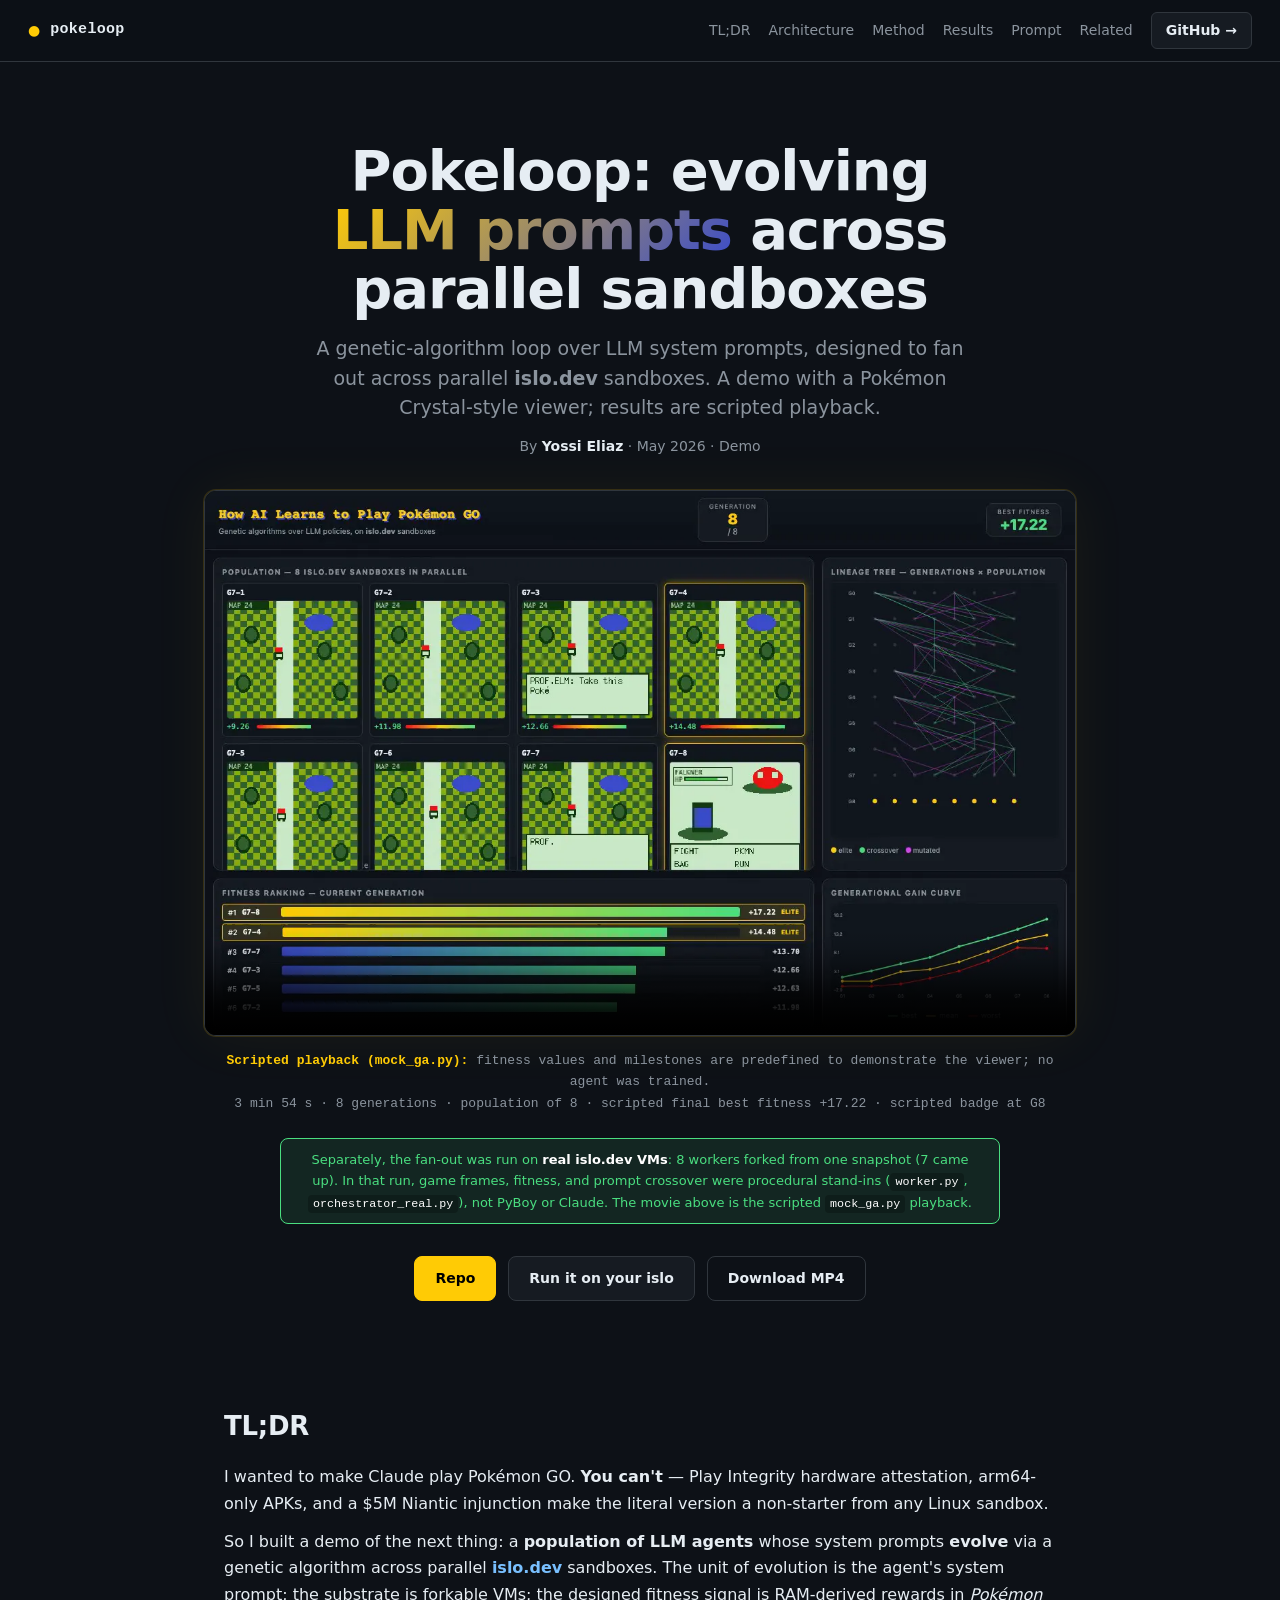
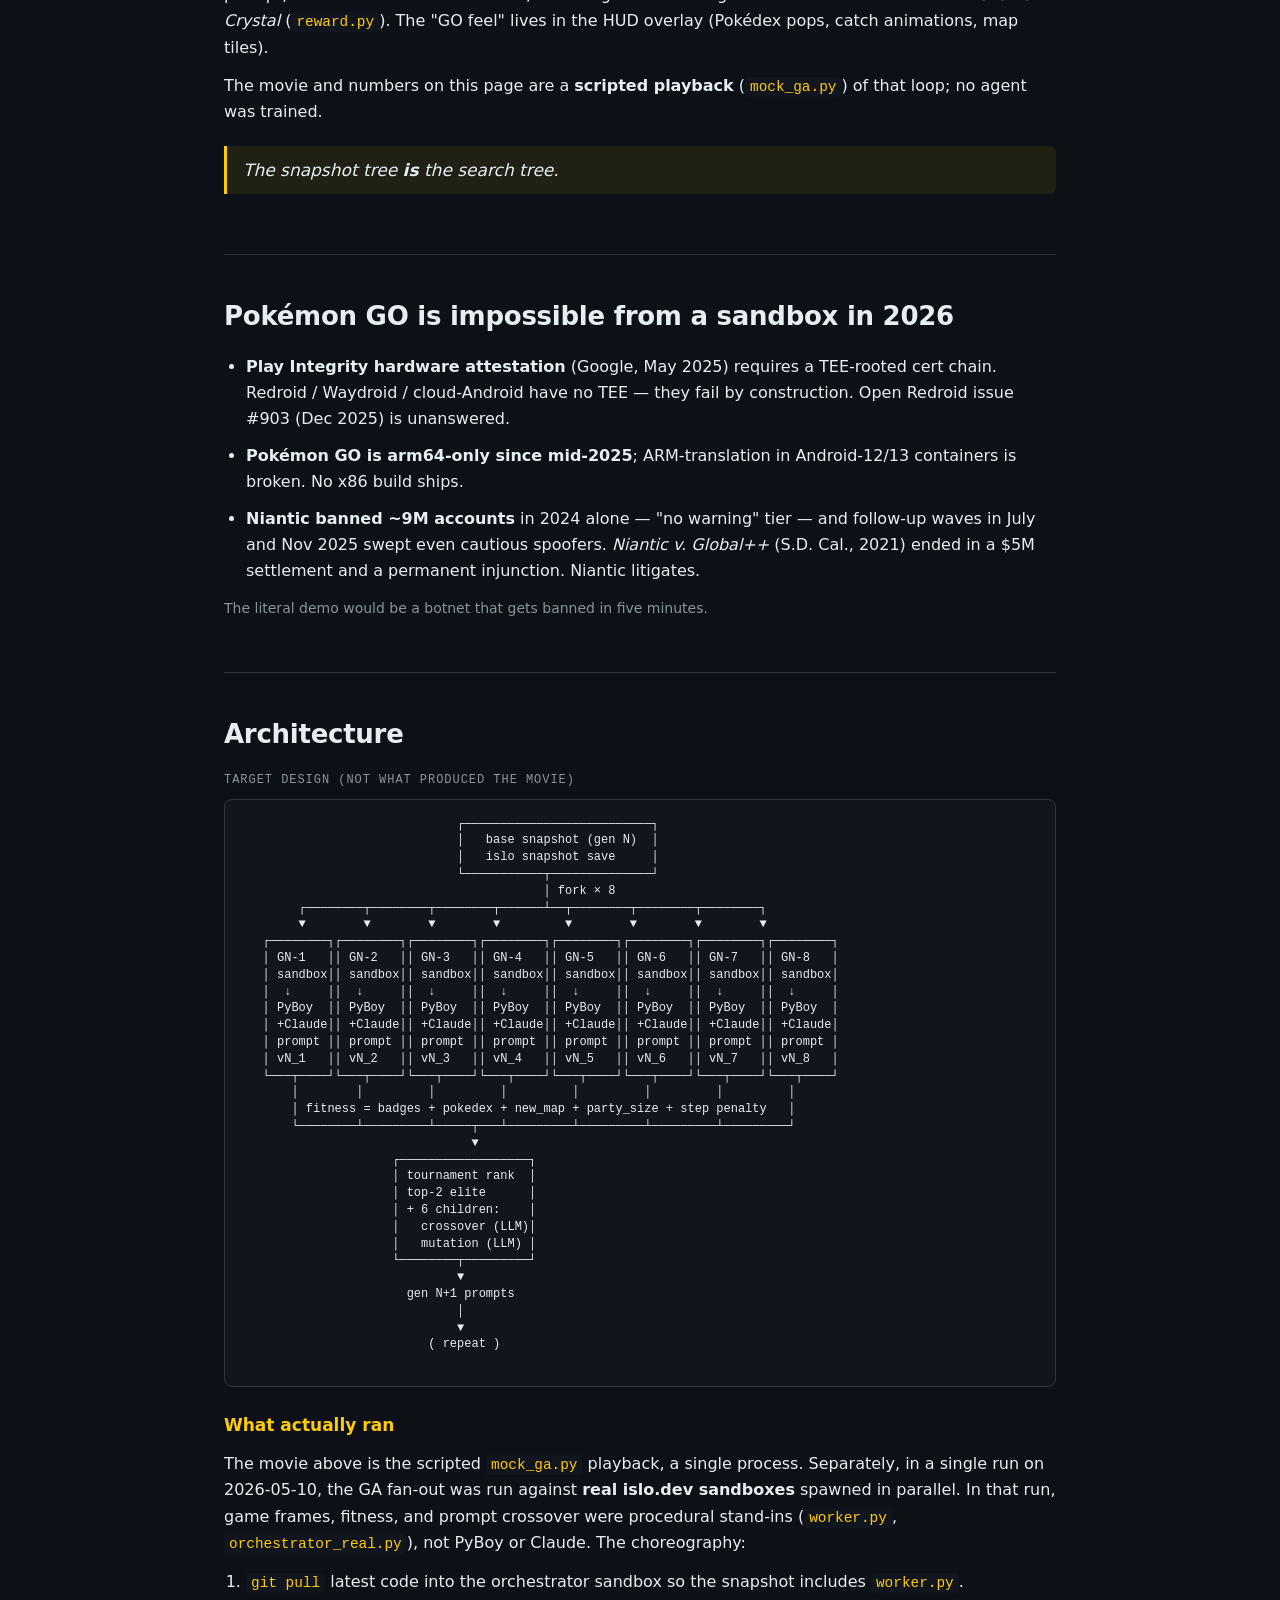
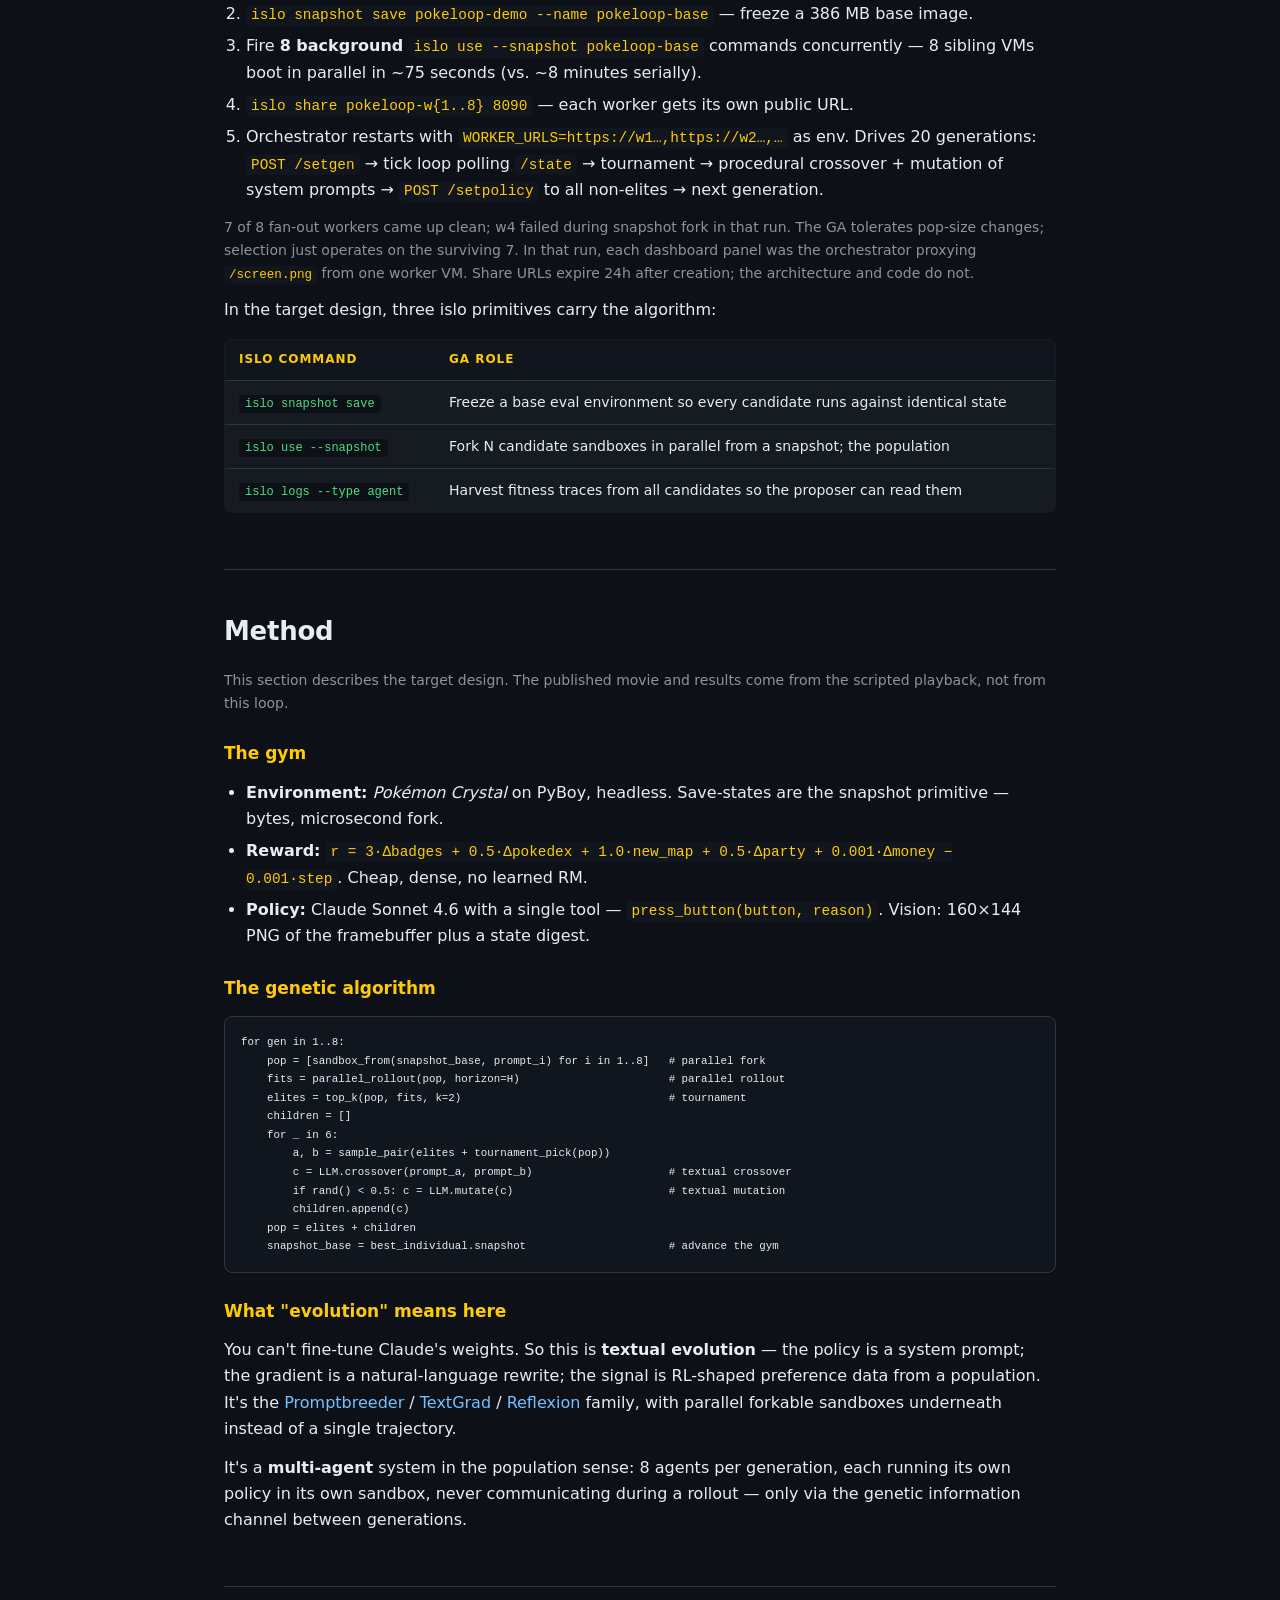
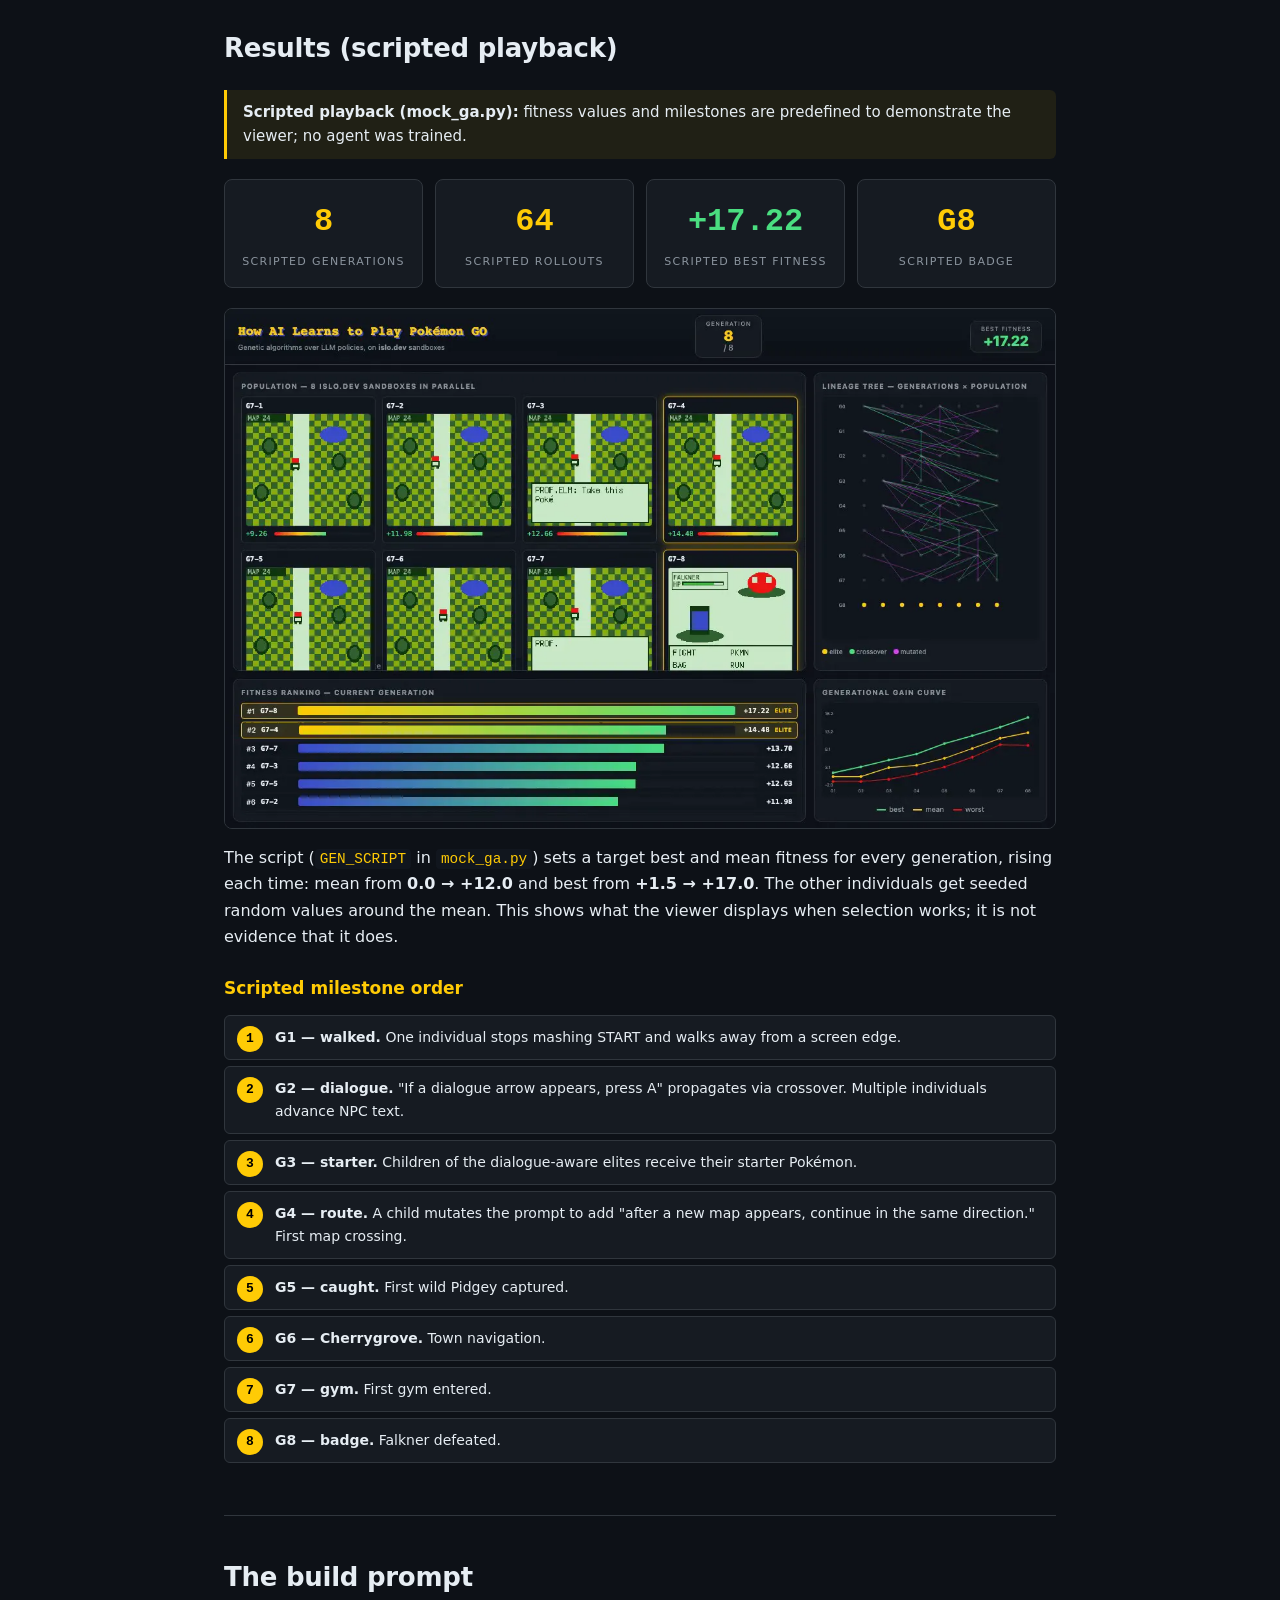
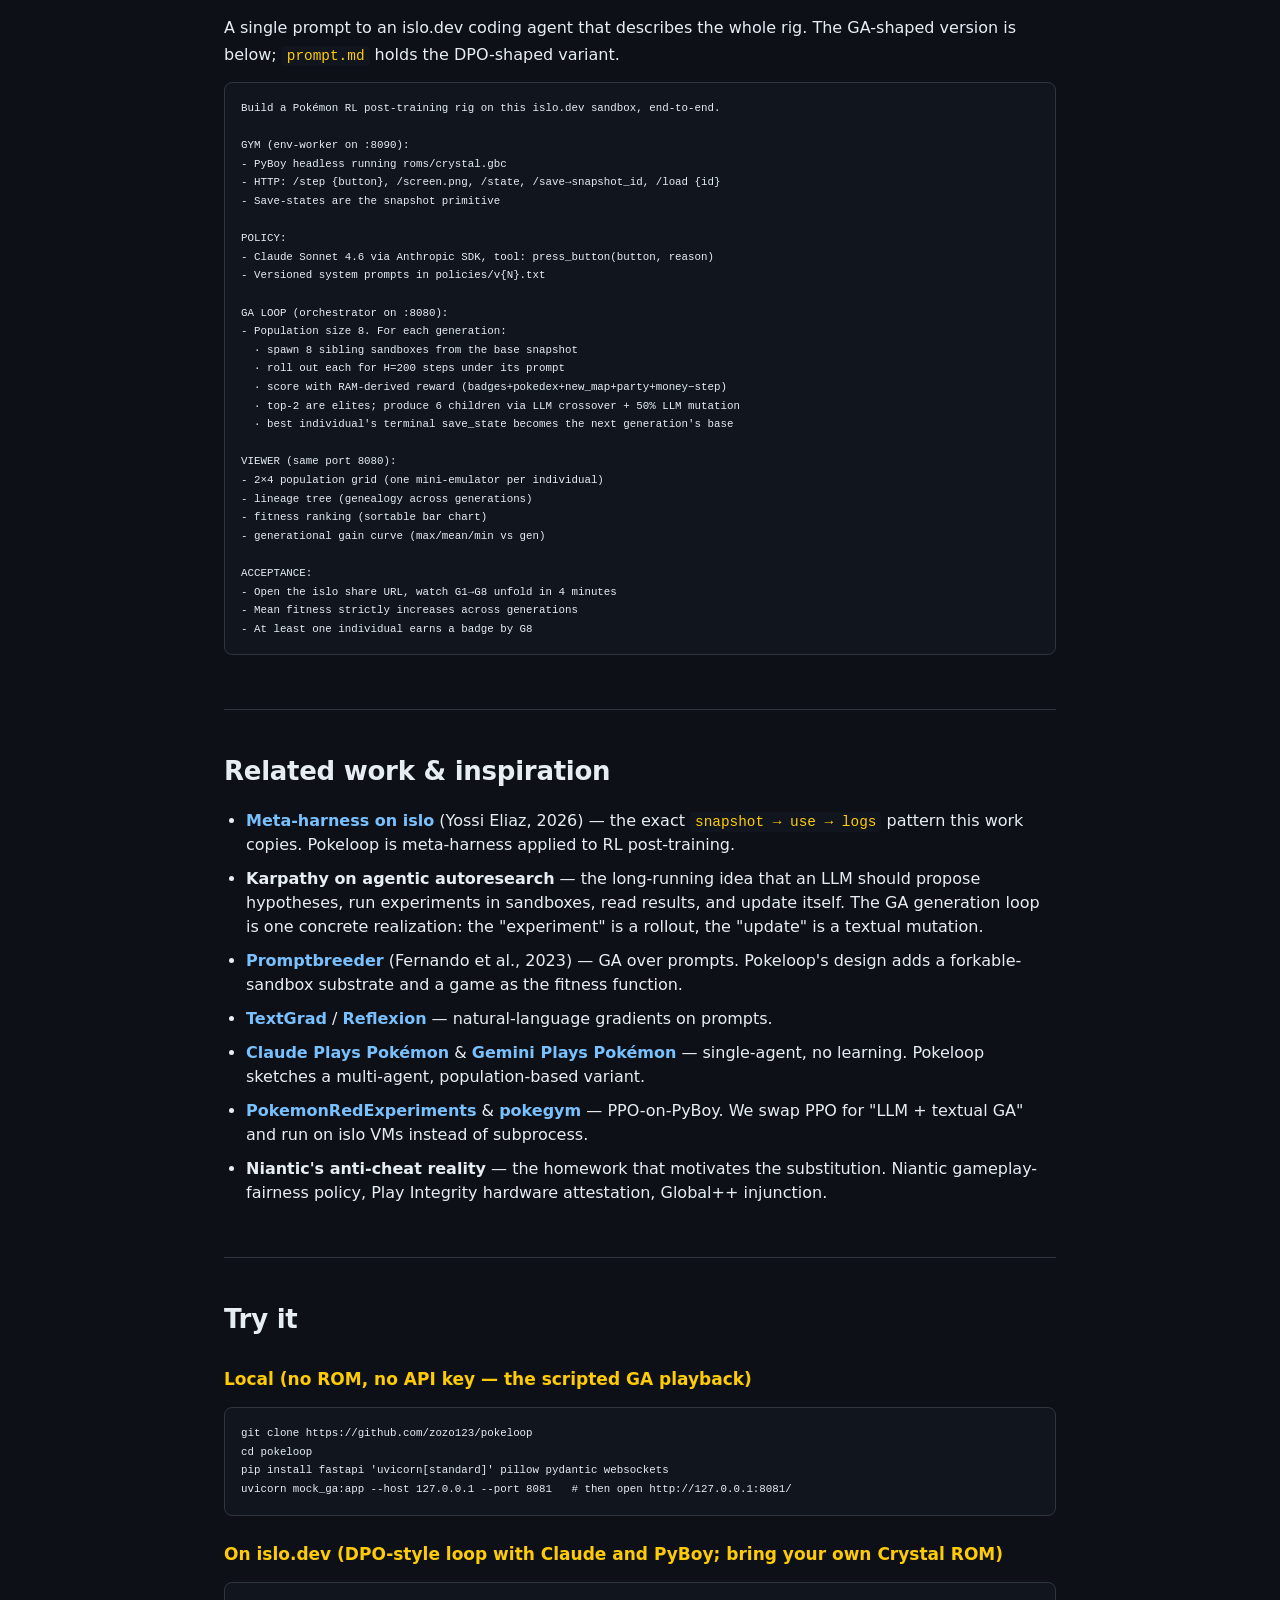
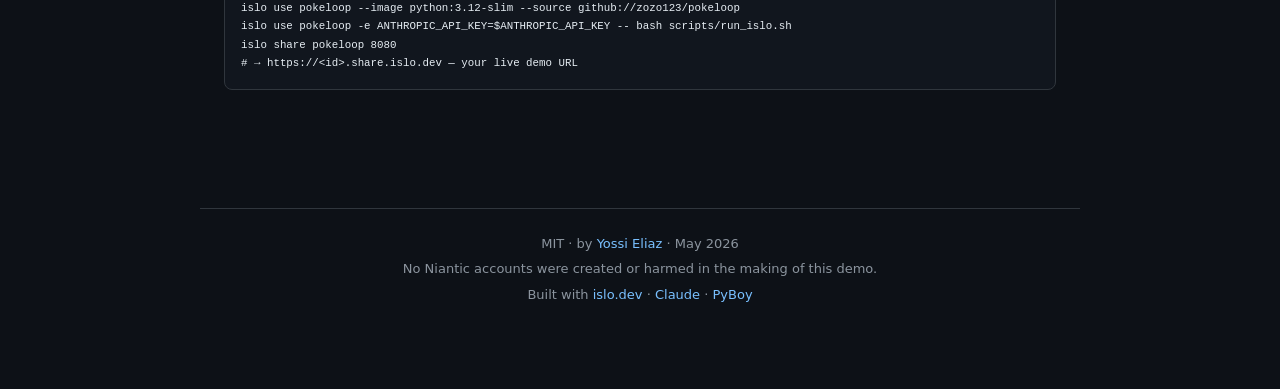
<file: docs/index.html>
<!DOCTYPE html>
<html lang="en">
<head>
  <meta charset="utf-8">
  <meta name="viewport" content="width=device-width, initial-scale=1">
  <title>Pokeloop: prompt-evolution sandbox demo · Yossi Eliaz</title>
  <meta name="description" content="Demo by Yossi Eliaz: a genetic-algorithm loop over LLM system prompts on parallel islo.dev sandboxes. The results shown are a scripted playback.">
  <meta name="author" content="Yossi Eliaz">
  <link rel="canonical" href="https://zozo123.github.io/pokeloop/">
  <meta property="og:type" content="website">
  <meta property="og:site_name" content="Yossi Eliaz">
  <meta property="og:title" content="Pokeloop: prompt-evolution sandbox demo">
  <meta property="og:description" content="Demo by Yossi Eliaz: a genetic-algorithm loop over LLM system prompts on parallel islo.dev sandboxes. The results shown are a scripted playback.">
  <meta property="og:url" content="https://zozo123.github.io/pokeloop/">
  <meta property="og:image" content="https://zozo123.github.io/pokeloop/assets/og.png">
  <meta property="og:image:width" content="1200">
  <meta property="og:image:height" content="630">
  <meta property="og:image:alt" content="Pokeloop: prompt-evolution sandbox demo, by Yossi Eliaz. Scripted demo.">
  <meta name="twitter:card" content="summary_large_image">
  <meta name="twitter:title" content="Pokeloop: prompt-evolution sandbox demo">
  <meta name="twitter:description" content="A genetic-algorithm loop over LLM system prompts on parallel islo.dev sandboxes. The results shown are a scripted playback.">
  <meta name="twitter:image" content="https://zozo123.github.io/pokeloop/assets/og.png">
  <link rel="stylesheet" href="style.css">
  <script type="application/ld+json">
  {
    "@context": "https://schema.org",
    "@type": "SoftwareSourceCode",
    "name": "Pokeloop",
    "headline": "Pokeloop: prompt-evolution sandbox demo",
    "description": "Demo of a genetic-algorithm loop over LLM system prompts across parallel islo.dev sandboxes, with a Pokémon Crystal-style viewer. Published results are a scripted playback.",
    "url": "https://zozo123.github.io/pokeloop/",
    "codeRepository": "https://github.com/zozo123/pokeloop",
    "programmingLanguage": "Python",
    "license": "https://opensource.org/licenses/MIT",
    "datePublished": "2026-05-10",
    "image": "https://zozo123.github.io/pokeloop/assets/og.png",
    "author": {
      "@id": "https://yossieliaz.netlify.app/#person",
      "@type": "Person",
      "name": "Yossi Eliaz",
      "url": "https://yossieliaz.netlify.app/",
      "sameAs": ["https://github.com/zozo123", "https://www.linkedin.com/in/yossi-eliaz/"]
    }
  }
  </script>
</head>
<body>

<nav>
  <div class="brand">
    <span class="logo">●</span>
    <span class="name">pokeloop</span>
  </div>
  <div class="links">
    <a href="#tldr">TL;DR</a>
    <a href="#architecture">Architecture</a>
    <a href="#method">Method</a>
    <a href="#results">Results</a>
    <a href="#prompt">Prompt</a>
    <a href="#related">Related</a>
    <a href="https://github.com/zozo123/pokeloop" class="ghbtn">GitHub →</a>
  </div>
</nav>

<header class="hero">
  <h1>Pokeloop: evolving <span class="go">LLM prompts</span> across parallel sandboxes</h1>
  <p class="sub">A genetic-algorithm loop over LLM system prompts, designed to fan out across parallel <b>islo.dev</b> sandboxes. A demo with a Pokémon Crystal-style viewer; results are scripted playback.</p>
  <p class="byline">By <a href="https://zozo123.github.io/">Yossi Eliaz</a> · May 2026 · Demo</p>

  <div class="video-wrap">
    <video controls muted loop autoplay playsinline poster="assets/screenshot.webp">
      <source src="assets/movie.mp4" type="video/mp4">
      <a href="assets/movie.mp4">Scripted playback of the GA viewer (MP4)</a>
    </video>
  </div>

  <div class="caption">
    <b>Scripted playback (mock_ga.py):</b> fitness values and milestones are predefined to demonstrate the viewer; no agent was trained.<br>
    3 min 54 s · 8 generations · population of 8 · scripted final best fitness +17.22 · scripted badge at G8
  </div>

  <div class="live-banner">
    <span>Separately, the fan-out was run on <b>real islo.dev VMs</b>: 8 workers forked from one snapshot (7 came up). In that run, game frames, fitness, and prompt crossover were procedural stand-ins (<code>worker.py</code>, <code>orchestrator_real.py</code>), not PyBoy or Claude. The movie above is the scripted <code>mock_ga.py</code> playback.</span>
  </div>

  <div class="cta-row">
    <a href="https://github.com/zozo123/pokeloop" class="btn primary">Repo</a>
    <a href="#try-it" class="btn">Run it on your islo</a>
    <a href="assets/movie.mp4" class="btn ghost">Download MP4</a>
  </div>
</header>

<main>

<section id="tldr">
  <h2>TL;DR</h2>
  <p>I wanted to make Claude play Pokémon&nbsp;GO. <b>You can't</b> — Play&nbsp;Integrity hardware attestation, arm64-only APKs, and a $5M Niantic injunction make the literal version a non-starter from any Linux sandbox.</p>
  <p>So I built a demo of the next thing: a <b>population of LLM agents</b> whose system prompts <b>evolve</b> via a genetic algorithm across parallel <a href="https://islo.dev"><b>islo.dev</b></a> sandboxes. The unit of evolution is the agent's system prompt; the substrate is forkable VMs; the designed fitness signal is RAM-derived rewards in <i>Pokémon Crystal</i> (<code>reward.py</code>). The "GO feel" lives in the HUD overlay (Pokédex pops, catch animations, map tiles).</p>
  <p>The movie and numbers on this page are a <b>scripted playback</b> (<code>mock_ga.py</code>) of that loop; no agent was trained.</p>
  <p class="callout">The snapshot tree <b>is</b> the search tree.</p>
</section>

<section id="impossible">
  <h2>Pokémon GO is impossible from a sandbox in 2026</h2>
  <ul class="reasons">
    <li><b>Play Integrity hardware attestation</b> (Google, May 2025) requires a TEE-rooted cert chain. Redroid / Waydroid / cloud-Android have no TEE — they fail by construction. Open Redroid issue #903 (Dec 2025) is unanswered.</li>
    <li><b>Pokémon GO is arm64-only since mid-2025</b>; ARM-translation in Android-12/13 containers is broken. No x86 build ships.</li>
    <li><b>Niantic banned ~9M accounts</b> in 2024 alone — "no warning" tier — and follow-up waves in July and Nov 2025 swept even cautious spoofers. <i>Niantic v. Global++</i> (S.D.&nbsp;Cal., 2021) ended in a $5M settlement and a permanent injunction. Niantic litigates.</li>
  </ul>
  <p class="muted">The literal demo would be a botnet that gets banned in five minutes.</p>
</section>

<section id="architecture">
  <h2>Architecture</h2>
  <p class="diagram-caption">Target design (not what produced the movie)</p>
  <pre class="diagram">
                              ┌──────────────────────────┐
                              │   base snapshot (gen N)  │
                              │   islo snapshot save     │
                              └───────────┬──────────────┘
                                          │ fork × 8
        ┌────────┬────────┬────────┬──────┴──┬────────┬────────┬────────┐
        ▼        ▼        ▼        ▼         ▼        ▼        ▼        ▼
   ┌────────┐┌────────┐┌────────┐┌────────┐┌────────┐┌────────┐┌────────┐┌────────┐
   │ GN-1   ││ GN-2   ││ GN-3   ││ GN-4   ││ GN-5   ││ GN-6   ││ GN-7   ││ GN-8   │
   │ sandbox││ sandbox││ sandbox││ sandbox││ sandbox││ sandbox││ sandbox││ sandbox│
   │  ↓     ││  ↓     ││  ↓     ││  ↓     ││  ↓     ││  ↓     ││  ↓     ││  ↓     │
   │ PyBoy  ││ PyBoy  ││ PyBoy  ││ PyBoy  ││ PyBoy  ││ PyBoy  ││ PyBoy  ││ PyBoy  │
   │ +Claude││ +Claude││ +Claude││ +Claude││ +Claude││ +Claude││ +Claude││ +Claude│
   │ prompt ││ prompt ││ prompt ││ prompt ││ prompt ││ prompt ││ prompt ││ prompt │
   │ vN_1   ││ vN_2   ││ vN_3   ││ vN_4   ││ vN_5   ││ vN_6   ││ vN_7   ││ vN_8   │
   └───┬────┘└───┬────┘└───┬────┘└───┬────┘└───┬────┘└───┬────┘└───┬────┘└───┬────┘
       │        │         │         │         │         │         │         │
       │ fitness = badges + pokedex + new_map + party_size + step penalty   │
       └────────┴─────────┴─────┬───┴─────────┴─────────┴─────────┴─────────┘
                                ▼
                     ┌──────────────────┐
                     │ tournament rank  │
                     │ top-2 elite      │
                     │ + 6 children:    │
                     │   crossover (LLM)│
                     │   mutation (LLM) │
                     └────────┬─────────┘
                              ▼
                       gen N+1 prompts
                              │
                              ▼
                          ( repeat )
  </pre>

  <h3>What actually ran</h3>
  <p>The movie above is the scripted <code>mock_ga.py</code> playback, a single process. Separately, in a single run on 2026-05-10, the GA fan-out was run against <b>real islo.dev sandboxes</b> spawned in parallel. In that run, game frames, fitness, and prompt crossover were procedural stand-ins (<code>worker.py</code>, <code>orchestrator_real.py</code>), not PyBoy or Claude. The choreography:</p>
  <ol>
    <li><code>git pull</code> latest code into the orchestrator sandbox so the snapshot includes <code>worker.py</code>.</li>
    <li><code>islo snapshot save pokeloop-demo --name pokeloop-base</code> — freeze a 386 MB base image.</li>
    <li>Fire <b>8 background <code>islo use --snapshot pokeloop-base</code></b> commands concurrently — 8 sibling VMs boot in parallel in ~75 seconds (vs. ~8 minutes serially).</li>
    <li><code>islo share pokeloop-w{1..8} 8090</code> — each worker gets its own public URL.</li>
    <li>Orchestrator restarts with <code>WORKER_URLS=https://w1…,https://w2…,…</code> as env. Drives 20 generations: <code>POST /setgen</code> → tick loop polling <code>/state</code> → tournament → procedural crossover + mutation of system prompts → <code>POST /setpolicy</code> to all non-elites → next generation.</li>
  </ol>
  <p class="muted">7 of 8 fan-out workers came up clean; w4 failed during snapshot fork in that run. The GA tolerates pop-size changes; selection just operates on the surviving 7. In that run, each dashboard panel was the orchestrator proxying <code>/screen.png</code> from one worker VM. Share URLs expire 24h after creation; the architecture and code do not.</p>

  <p>In the target design, three islo primitives carry the algorithm:</p>

  <table class="prim-table">
    <thead><tr><th>islo command</th><th>GA role</th></tr></thead>
    <tbody>
      <tr><td><code>islo snapshot save</code></td><td>Freeze a base eval environment so every candidate runs against identical state</td></tr>
      <tr><td><code>islo use --snapshot</code></td><td>Fork N candidate sandboxes in parallel from a snapshot; the population</td></tr>
      <tr><td><code>islo logs --type agent</code></td><td>Harvest fitness traces from all candidates so the proposer can read them</td></tr>
    </tbody>
  </table>
</section>

<section id="method">
  <h2>Method</h2>
  <p class="muted">This section describes the target design. The published movie and results come from the scripted playback, not from this loop.</p>

  <h3>The gym</h3>
  <ul>
    <li><b>Environment:</b> <i>Pokémon Crystal</i> on PyBoy, headless. Save-states are the snapshot primitive — bytes, microsecond fork.</li>
    <li><b>Reward:</b> <code>r = 3·Δbadges + 0.5·Δpokedex + 1.0·new_map + 0.5·Δparty + 0.001·Δmoney − 0.001·step</code>. Cheap, dense, no learned RM.</li>
    <li><b>Policy:</b> Claude Sonnet 4.6 with a single tool — <code>press_button(button, reason)</code>. Vision: 160×144 PNG of the framebuffer plus a state digest.</li>
  </ul>

  <h3>The genetic algorithm</h3>
  <pre><code>for gen in 1..8:
    pop = [sandbox_from(snapshot_base, prompt_i) for i in 1..8]   # parallel fork
    fits = parallel_rollout(pop, horizon=H)                       # parallel rollout
    elites = top_k(pop, fits, k=2)                                # tournament
    children = []
    for _ in 6:
        a, b = sample_pair(elites + tournament_pick(pop))
        c = LLM.crossover(prompt_a, prompt_b)                     # textual crossover
        if rand() &lt; 0.5: c = LLM.mutate(c)                        # textual mutation
        children.append(c)
    pop = elites + children
    snapshot_base = best_individual.snapshot                      # advance the gym</code></pre>

  <h3>What "evolution" means here</h3>
  <p>You can't fine-tune Claude's weights. So this is <b>textual evolution</b> — the policy is a system prompt; the gradient is a natural-language rewrite; the signal is RL-shaped preference data from a population. It's the <a href="https://arxiv.org/abs/2309.16797">Promptbreeder</a> / <a href="https://arxiv.org/abs/2406.07496">TextGrad</a> / <a href="https://arxiv.org/abs/2303.11366">Reflexion</a> family, with parallel forkable sandboxes underneath instead of a single trajectory.</p>
  <p>It's a <b>multi-agent</b> system in the population sense: 8 agents per generation, each running its own policy in its own sandbox, never communicating during a rollout — only via the genetic information channel between generations.</p>
</section>

<section id="results">
  <h2>Results (scripted playback)</h2>

  <p class="callout scripted"><b>Scripted playback (mock_ga.py):</b> fitness values and milestones are predefined to demonstrate the viewer; no agent was trained.</p>

  <div class="stats">
    <div class="stat"><div class="big">8</div><div class="lbl">scripted generations</div></div>
    <div class="stat"><div class="big">64</div><div class="lbl">scripted rollouts</div></div>
    <div class="stat"><div class="big green">+17.22</div><div class="lbl">scripted best fitness</div></div>
    <div class="stat"><div class="big">G8</div><div class="lbl">scripted badge</div></div>
  </div>

  <img src="assets/screenshot.webp" alt="Final-state dashboard of the scripted playback, with population grid, lineage tree, fitness ranking, and gain curve" class="screenshot">

  <p>The script (<code>GEN_SCRIPT</code> in <code>mock_ga.py</code>) sets a target best and mean fitness for every generation, rising each time: mean from <b>0.0 → +12.0</b> and best from <b>+1.5 → +17.0</b>. The other individuals get seeded random values around the mean. This shows what the viewer displays when selection works; it is not evidence that it does.</p>

  <h3>Scripted milestone order</h3>
  <ol class="milestones">
    <li><b>G1 — walked.</b> One individual stops mashing START and walks away from a screen edge.</li>
    <li><b>G2 — dialogue.</b> "If a dialogue arrow appears, press A" propagates via crossover. Multiple individuals advance NPC text.</li>
    <li><b>G3 — starter.</b> Children of the dialogue-aware elites receive their starter Pokémon.</li>
    <li><b>G4 — route.</b> A child mutates the prompt to add "after a new map appears, continue in the same direction." First map crossing.</li>
    <li><b>G5 — caught.</b> First wild Pidgey captured.</li>
    <li><b>G6 — Cherrygrove.</b> Town navigation.</li>
    <li><b>G7 — gym.</b> First gym entered.</li>
    <li><b>G8 — badge.</b> Falkner defeated.</li>
  </ol>
</section>

<section id="prompt">
  <h2>The build prompt</h2>
  <p>A single prompt to an islo.dev coding agent that describes the whole rig. The GA-shaped version is below; <a href="https://github.com/zozo123/pokeloop/blob/main/prompt.md"><code>prompt.md</code></a> holds the DPO-shaped variant.</p>

  <pre><code>Build a Pokémon RL post-training rig on this islo.dev sandbox, end-to-end.

GYM (env-worker on :8090):
- PyBoy headless running roms/crystal.gbc
- HTTP: /step {button}, /screen.png, /state, /save→snapshot_id, /load {id}
- Save-states are the snapshot primitive

POLICY:
- Claude Sonnet 4.6 via Anthropic SDK, tool: press_button(button, reason)
- Versioned system prompts in policies/v{N}.txt

GA LOOP (orchestrator on :8080):
- Population size 8. For each generation:
  · spawn 8 sibling sandboxes from the base snapshot
  · roll out each for H=200 steps under its prompt
  · score with RAM-derived reward (badges+pokedex+new_map+party+money−step)
  · top-2 are elites; produce 6 children via LLM crossover + 50% LLM mutation
  · best individual's terminal save_state becomes the next generation's base

VIEWER (same port 8080):
- 2×4 population grid (one mini-emulator per individual)
- lineage tree (genealogy across generations)
- fitness ranking (sortable bar chart)
- generational gain curve (max/mean/min vs gen)

ACCEPTANCE:
- Open the islo share URL, watch G1→G8 unfold in 4 minutes
- Mean fitness strictly increases across generations
- At least one individual earns a badge by G8</code></pre>
</section>

<section id="related">
  <h2>Related work &amp; inspiration</h2>
  <ul class="related">
    <li><b><a href="https://zozo123.github.io/meta-harness-on-islo-page/">Meta-harness on islo</a></b> (Yossi Eliaz, 2026) — the exact <code>snapshot → use → logs</code> pattern this work copies. Pokeloop is meta-harness applied to RL post-training.</li>
    <li><b>Karpathy on agentic autoresearch</b> — the long-running idea that an LLM should propose hypotheses, run experiments in sandboxes, read results, and update itself. The GA generation loop is one concrete realization: the "experiment" is a rollout, the "update" is a textual mutation.</li>
    <li><b><a href="https://arxiv.org/abs/2309.16797">Promptbreeder</a></b> (Fernando et al., 2023) — GA over prompts. Pokeloop's design adds a forkable-sandbox substrate and a game as the fitness function.</li>
    <li><b><a href="https://arxiv.org/abs/2406.07496">TextGrad</a></b> / <b><a href="https://arxiv.org/abs/2303.11366">Reflexion</a></b> — natural-language gradients on prompts.</li>
    <li><b><a href="https://www.twitch.tv/claudeplayspokemon">Claude Plays Pokémon</a></b> &amp; <b><a href="https://blog.jcz.dev/the-making-of-gemini-plays-pokemon">Gemini Plays Pokémon</a></b> — single-agent, no learning. Pokeloop sketches a multi-agent, population-based variant.</li>
    <li><b><a href="https://github.com/PWhiddy/PokemonRedExperiments">PokemonRedExperiments</a></b> &amp; <b><a href="https://github.com/PufferAI/pokegym">pokegym</a></b> — PPO-on-PyBoy. We swap PPO for "LLM&nbsp;+&nbsp;textual GA" and run on islo VMs instead of subprocess.</li>
    <li><b>Niantic's anti-cheat reality</b> — the homework that motivates the substitution. Niantic gameplay-fairness policy, Play Integrity hardware attestation, Global++ injunction.</li>
  </ul>
</section>

<section id="try-it">
  <h2>Try it</h2>
  <h3>Local (no ROM, no API key — the scripted GA playback)</h3>
  <pre><code>git clone https://github.com/zozo123/pokeloop
cd pokeloop
pip install fastapi 'uvicorn[standard]' pillow pydantic websockets
uvicorn mock_ga:app --host 127.0.0.1 --port 8081   # then open http://127.0.0.1:8081/</code></pre>

  <h3>On islo.dev (DPO-style loop with Claude and PyBoy; bring your own Crystal ROM)</h3>
  <pre><code>islo use pokeloop --image python:3.12-slim --source github://zozo123/pokeloop
islo use pokeloop -e ANTHROPIC_API_KEY=$ANTHROPIC_API_KEY -- bash scripts/run_islo.sh
islo share pokeloop 8080
# → https://&lt;id&gt;.share.islo.dev — your live demo URL</code></pre>
</section>

</main>

<footer>
  <div>MIT · by <a href="https://zozo123.github.io/">Yossi Eliaz</a> · May 2026</div>
  <div>No Niantic accounts were created or harmed in the making of this demo.</div>
  <div>Built with <a href="https://islo.dev">islo.dev</a> · <a href="https://www.anthropic.com/claude">Claude</a> · <a href="https://github.com/Baekalfen/PyBoy">PyBoy</a></div>
</footer>

</body>
</html>
</file>
<file: docs/style.css>
:root {
  --bg: #0d1117;
  --bg-2: #11161e;
  --card: #161b22;
  --line: #30363d;
  --fg: #e6edf3;
  --dim: #8b949e;
  --muted: #6b7280;
  --accent: #ffcb05;       /* Pokémon yellow */
  --accent-2: #3b4cca;     /* Pokémon blue */
  --green: #4ade80;
  --red: #ee1515;
  --magenta: #d946ef;
  --link: #79c0ff;
}

* { box-sizing: border-box; }
html, body { margin: 0; padding: 0; }
body {
  background: var(--bg); color: var(--fg);
  font: 16px/1.65 'Inter', -apple-system, BlinkMacSystemFont, system-ui, sans-serif;
  font-feature-settings: "ss01", "ss02";
  -webkit-font-smoothing: antialiased;
}

a { color: var(--link); text-decoration: none; }
a:hover { text-decoration: underline; }

/* nav */
nav {
  position: sticky; top: 0; z-index: 50;
  display: flex; align-items: center; justify-content: space-between;
  padding: 12px 28px;
  background: rgba(13, 17, 23, .85);
  border-bottom: 1px solid var(--line);
  backdrop-filter: blur(10px);
}
.brand {
  display: flex; align-items: center; gap: 10px;
  font-weight: 700; font-size: 15px;
}
.brand .logo {
  color: var(--accent); font-size: 14px;
}
.brand .name {
  font-family: 'Menlo', monospace;
  letter-spacing: .02em;
}
.links {
  display: flex; gap: 18px; align-items: center;
  font-size: 14px;
}
.links a { color: var(--dim); }
.links a:hover { color: var(--fg); text-decoration: none; }
.links .ghbtn {
  background: var(--card); border: 1px solid var(--line);
  padding: 6px 14px; border-radius: 6px; color: var(--fg);
  font-weight: 600;
}
.links .ghbtn:hover { background: var(--bg-2); border-color: var(--accent); color: var(--accent); }

@media (max-width: 720px) {
  .links a:not(.ghbtn) { display: none; }
}

/* hero */
.hero {
  max-width: 920px; margin: 0 auto;
  padding: 80px 24px 40px;
  text-align: center;
}
.hero h1 {
  font-size: 56px; line-height: 1.05;
  margin: 0 0 16px;
  letter-spacing: -.02em;
  font-weight: 800;
  text-wrap: balance;
}
.hero h1 .go {
  background: linear-gradient(135deg, var(--accent), var(--accent-2));
  -webkit-background-clip: text;
  background-clip: text;
  color: transparent;
  white-space: nowrap;
}
.hero .sub {
  font-size: 19px; color: var(--dim);
  max-width: 680px; margin: 0 auto 12px;
  line-height: 1.55;
}
.hero .byline {
  margin: 0 auto 32px;
  color: var(--dim); font-size: 14px;
}
.hero .byline a { color: var(--fg); font-weight: 600; }
.video-wrap {
  margin: 0 auto; max-width: 900px;
  border: 1px solid var(--line); border-radius: 12px; overflow: hidden;
  box-shadow: 0 0 60px rgba(255, 203, 5, .06), 0 0 0 1px rgba(255, 203, 5, .15);
  background: black;
}
.video-wrap video { display: block; width: 100%; height: auto; }
.caption {
  margin-top: 14px; color: var(--dim); font-size: 13px;
  font-family: 'Menlo', monospace;
}
.caption b { color: var(--accent); }
.live-banner code { color: white; background: rgba(0, 0, 0, .25); }

.cta-row {
  display: flex; gap: 12px; justify-content: center;
  margin-top: 32px; flex-wrap: wrap;
}

.live-banner {
  margin: 24px auto 0; max-width: 720px;
  padding: 10px 18px;
  background: rgba(74, 222, 128, .10);
  border: 1px solid var(--green);
  border-radius: 8px;
  font-size: 13px; color: var(--green);
  text-align: center;
}
.live-banner b { color: white; font-weight: 700; }
.btn {
  display: inline-block;
  padding: 10px 20px; border-radius: 8px;
  background: var(--card); border: 1px solid var(--line);
  color: var(--fg); font-weight: 600; font-size: 14px;
  transition: border-color .15s, background .15s, color .15s;
}
.btn:hover { border-color: var(--accent); color: var(--accent); text-decoration: none; }
.btn.primary {
  background: var(--accent); color: black; border-color: var(--accent);
}
.btn.primary:hover { background: white; border-color: white; color: black; }
.btn.ghost { background: transparent; }

/* main sections */
main { max-width: 880px; margin: 0 auto; padding: 24px; }
section { padding: 40px 0; border-top: 1px solid var(--line); }
section:first-child { border-top: 0; }
h2 {
  font-size: 26px; font-weight: 800; letter-spacing: -.01em;
  margin: 0 0 16px;
}
h3 {
  font-size: 17px; font-weight: 700; margin: 24px 0 8px;
  color: var(--accent);
}
p { margin: 12px 0; }
ul, ol { padding-left: 22px; margin: 12px 0; }
li { margin: 6px 0; }

.callout {
  background: rgba(255, 203, 5, .08);
  border-left: 3px solid var(--accent);
  padding: 10px 16px; margin: 20px 0;
  font-style: italic; font-size: 17px;
  border-radius: 0 6px 6px 0;
}
.muted { color: var(--dim); font-size: 14px; }
.callout.scripted { font-style: normal; font-size: 15px; }
.diagram-caption {
  margin: 0 0 -6px; color: var(--dim);
  font: 12px/1.4 'Menlo', monospace;
  text-transform: uppercase; letter-spacing: .08em;
}

/* impossible reasons */
.reasons li { margin: 10px 0; }

/* architecture diagram */
.diagram {
  background: var(--bg-2); border: 1px solid var(--line);
  border-radius: 8px;
  padding: 16px; margin: 16px 0;
  font: 12px/1.4 'Menlo', monospace;
  color: var(--fg);
  overflow-x: auto;
  white-space: pre;
}

.prim-table {
  width: 100%; border-collapse: collapse; margin: 16px 0;
  background: var(--card); border-radius: 8px; overflow: hidden;
  border: 1px solid var(--line);
}
.prim-table th, .prim-table td {
  padding: 10px 14px; text-align: left;
  border-bottom: 1px solid var(--line);
  font-size: 14px;
}
.prim-table th {
  background: var(--bg-2); color: var(--accent);
  font-weight: 700; font-size: 12px;
  text-transform: uppercase; letter-spacing: .08em;
}
.prim-table tr:last-child td { border-bottom: 0; }
.prim-table code {
  background: var(--bg); padding: 2px 6px; border-radius: 4px;
  font-size: 12px; color: var(--green);
}

/* code blocks */
pre {
  background: var(--bg-2); border: 1px solid var(--line);
  border-radius: 8px;
  padding: 16px; margin: 14px 0;
  overflow-x: auto;
  font: 12px/1.55 'Menlo', monospace;
}
pre code { color: var(--fg); background: transparent; padding: 0; }
code {
  font: .9em 'Menlo', monospace;
  background: var(--bg-2); padding: 2px 5px; border-radius: 4px;
  color: var(--accent);
}

/* stats */
.stats {
  display: grid; grid-template-columns: repeat(4, 1fr); gap: 12px;
  margin: 20px 0;
}
.stat {
  background: var(--card); border: 1px solid var(--line); border-radius: 8px;
  padding: 16px; text-align: center;
}
.stat .big {
  font-size: 32px; font-weight: 800; color: var(--accent);
  font-family: 'Menlo', monospace;
}
.stat .big.green { color: var(--green); }
.stat .lbl {
  font-size: 11px; color: var(--dim);
  text-transform: uppercase; letter-spacing: .12em;
  margin-top: 4px;
}
@media (max-width: 720px) {
  .stats { grid-template-columns: repeat(2, 1fr); }
}

.screenshot {
  width: 100%; border-radius: 8px;
  border: 1px solid var(--line); margin: 16px 0;
  display: block;
}

.milestones {
  list-style: none; padding: 0;
  counter-reset: ms;
}
.milestones li {
  counter-increment: ms;
  padding: 10px 14px 10px 50px; margin: 6px 0;
  background: var(--card); border: 1px solid var(--line);
  border-radius: 6px; position: relative;
  font-size: 14px;
}
.milestones li::before {
  content: counter(ms);
  position: absolute; left: 12px; top: 10px;
  width: 26px; height: 26px;
  background: var(--accent); color: black;
  border-radius: 50%; text-align: center; line-height: 26px;
  font-weight: 800; font-family: 'Menlo', monospace; font-size: 13px;
}

/* related */
.related li {
  margin: 10px 0; line-height: 1.5;
}

/* footer */
footer {
  max-width: 880px; margin: 40px auto 60px;
  padding: 20px 24px; border-top: 1px solid var(--line);
  text-align: center;
  color: var(--dim); font-size: 13px;
}
footer div { margin: 4px 0; }

/* responsive */
@media (max-width: 720px) {
  .hero h1 { font-size: 38px; }
  .hero .sub { font-size: 16px; }
  h2 { font-size: 22px; }
}
</file>
